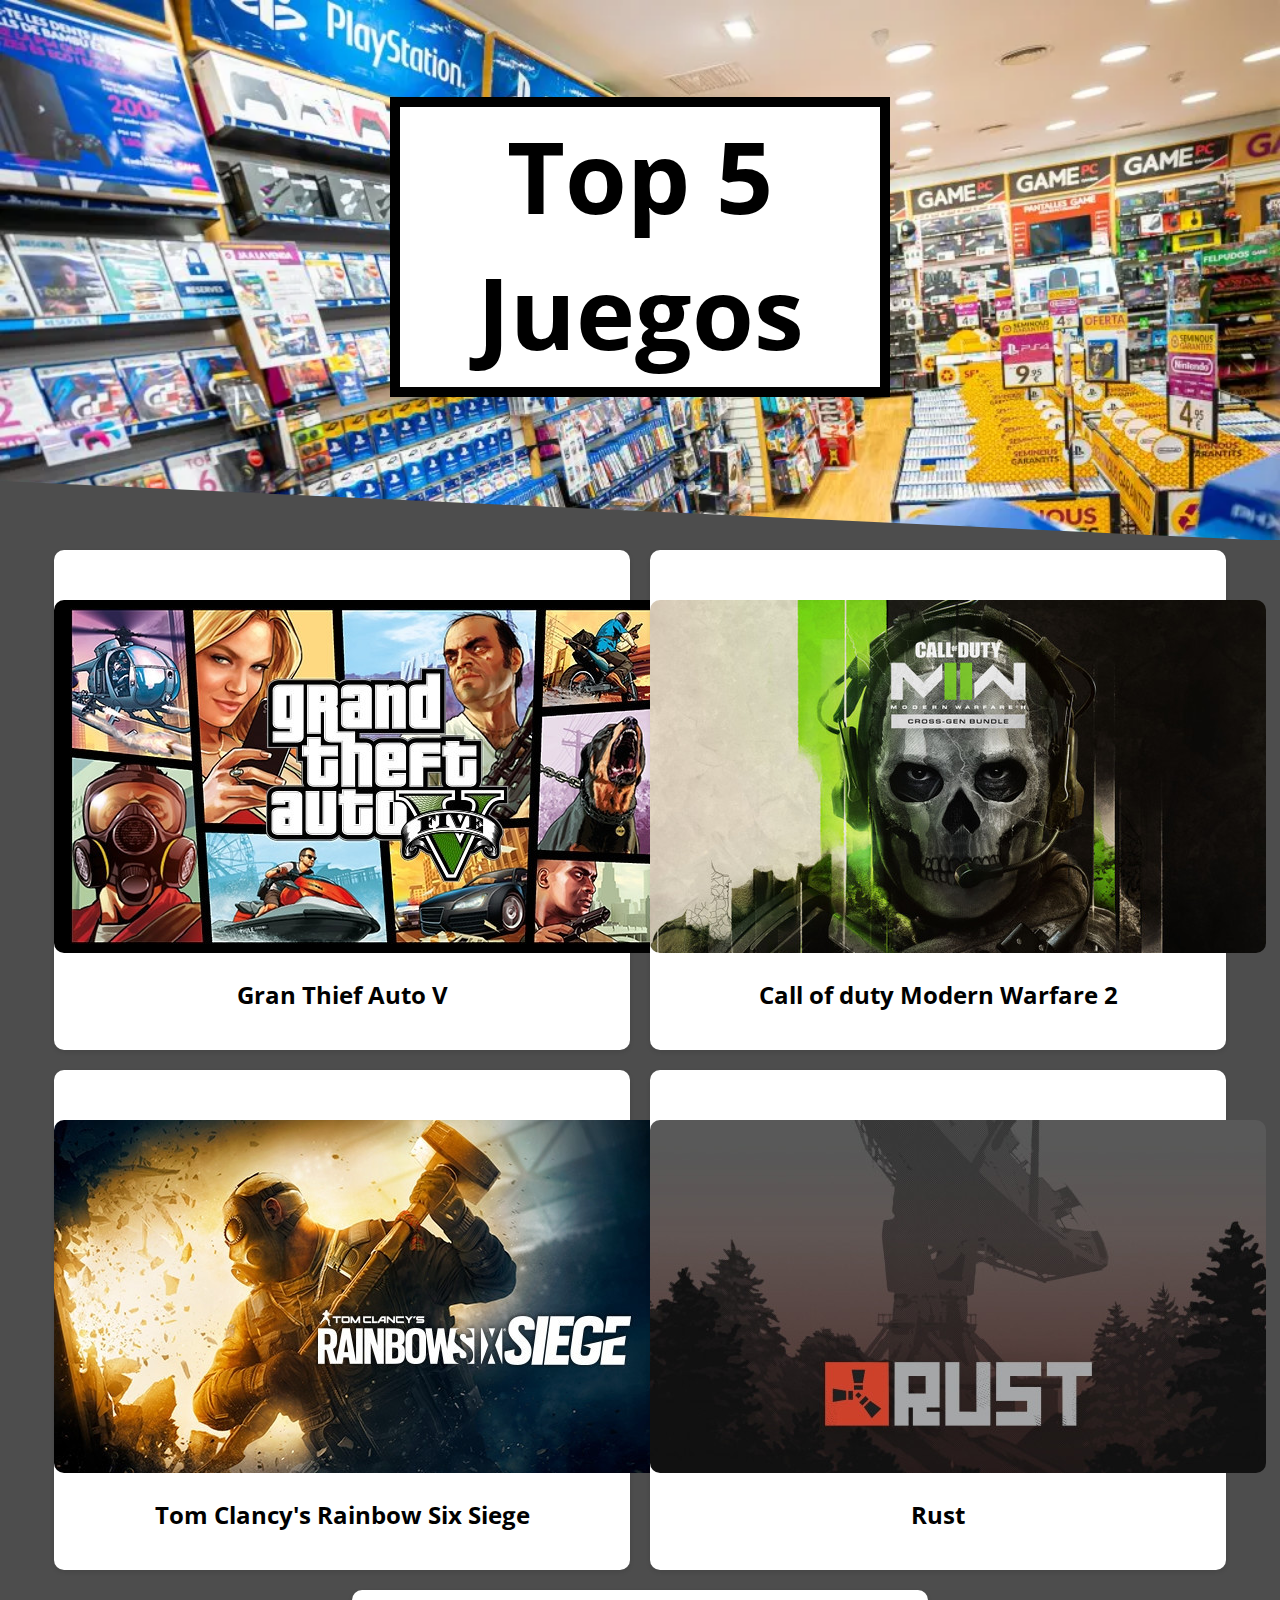
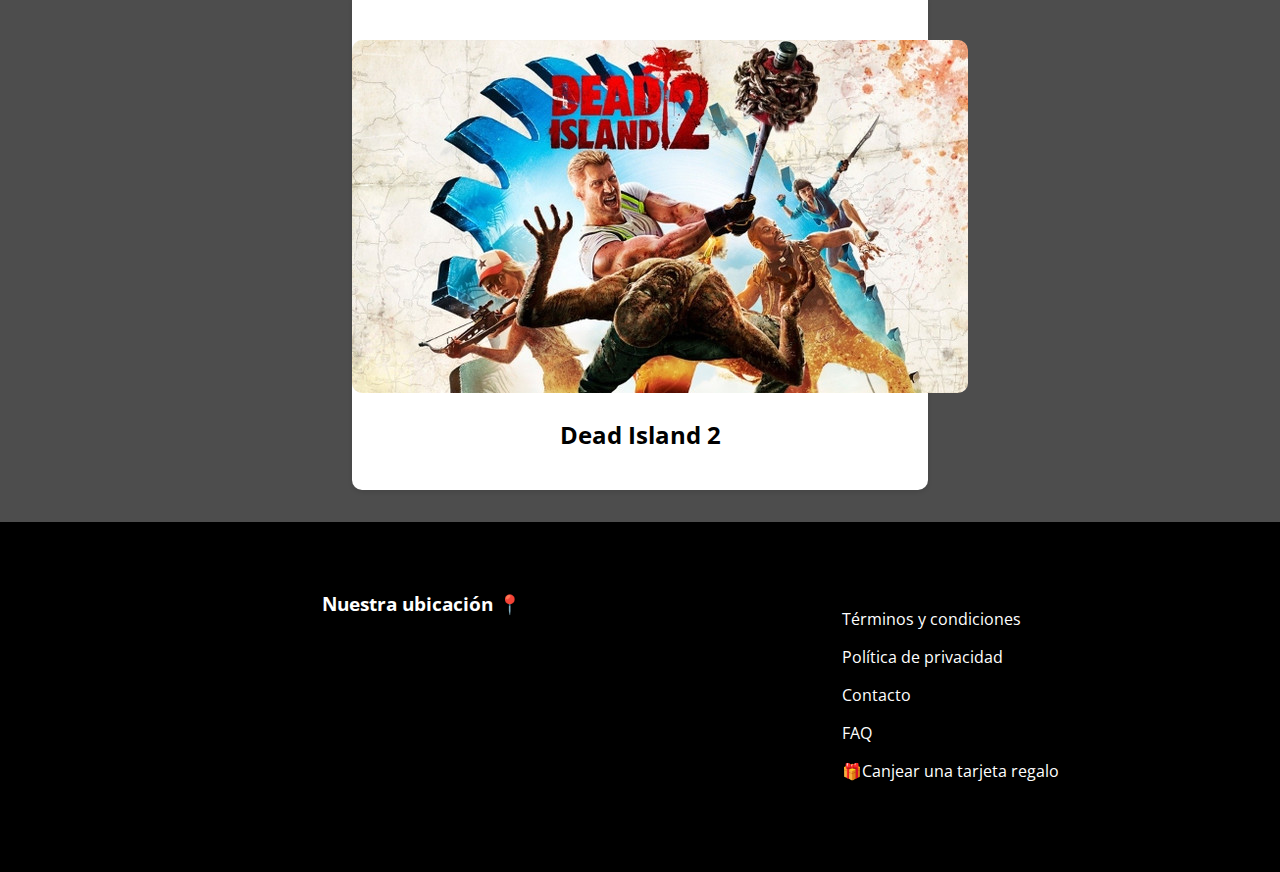
<file: index.html>
<!DOCTYPE html>
<html lang="es">
    <head>
        <meta charset="UTF-8">
        <meta http-equiv="X-UA-Compatible" content="IE=edge">
        <meta name="viewport" content="width=device-width, initial-scale=1.0">
        <link href="css/style.css" rel="stylesheet" type="text/css">
        <link rel="icon" href="img/logo.png" type="image/png">
        <title>Pagina-juegos</title>
    </head>
<body>
    <header style="background-image: url(img/banner.webp);">
        <h1>
            Top 5 Juegos
        </h1>
    </header>

    <div class="row">    
        <div class="column-2">
            <a href="view/Gran Thief Auto V.html"><img src="img/gtav.jpg" alt=""></a>
            <h2>Gran Thief Auto V</h2>
        </div>        
        <div class="column-2">  
            <a href="view/Call of duty Modern Warfare 2.html"><img src="img/mw2.jpg" alt=""></a>
            <h2>Call of duty Modern Warfare 2</h2>
        </div>

    </div>

    <div class="row">
        <div class="column-2">
            <a href="view/Tom Clancy Reinbow Six Siege.html"><img src="img/r6.jpg" alt=""></a>
            <h2>Tom Clancy's Rainbow Six Siege</h2>        
        </div>
        <div class="column-2">
            <a href="view/rust.html"><img src="img/rust.jpg" alt=""></a>
            <h2>Rust</h2>
        </div> 
    </div>

    <div class="row">
        <div class="column-2">
            <a href="view/death island 2.html"><img src="img/dead-island2.jpg" alt=""></a>
            <h2>Dead Island 2</h2> 
        </div>
    </div>
    <br>
    <footer>
        <div class="texto-pie">
            <h3 style="text-align: center;">Nuestra ubicación 📍</h3>
            <iframe src="https://www.google.com/maps/embed?pb=!1m18!1m12!1m3!1d889.6099384272328!2d2.158545862689067!3d41.41145682035551!2m3!1f0!2f0!3f0!3m2!1i1024!2i768!4f13.1!3m3!1m2!1s0x12a4a2b09a9e6249%3A0x54803457b31fc5ec!2sTravessera%20de%20Dalt%2C%20109%2C%201%20O%203%20A%2C%2008024%20Barcelona!5e0!3m2!1sca!2ses!4v1683294792446!5m2!1sca!2ses" width="400" height="200" style="border:0;" allowfullscreen="" loading="lazy" referrerpolicy="no-referrer-when-downgrade" ></iframe>
        </div>
        <div class="fake-links">
            <p>Términos y condiciones</p>
            <p>Política de privacidad</p>
            <p>Contacto</p>
            <p>FAQ</p>
            <p>🎁Canjear una tarjeta regalo</p>
        </div>
    </footer>
</body>
</html>
</file>
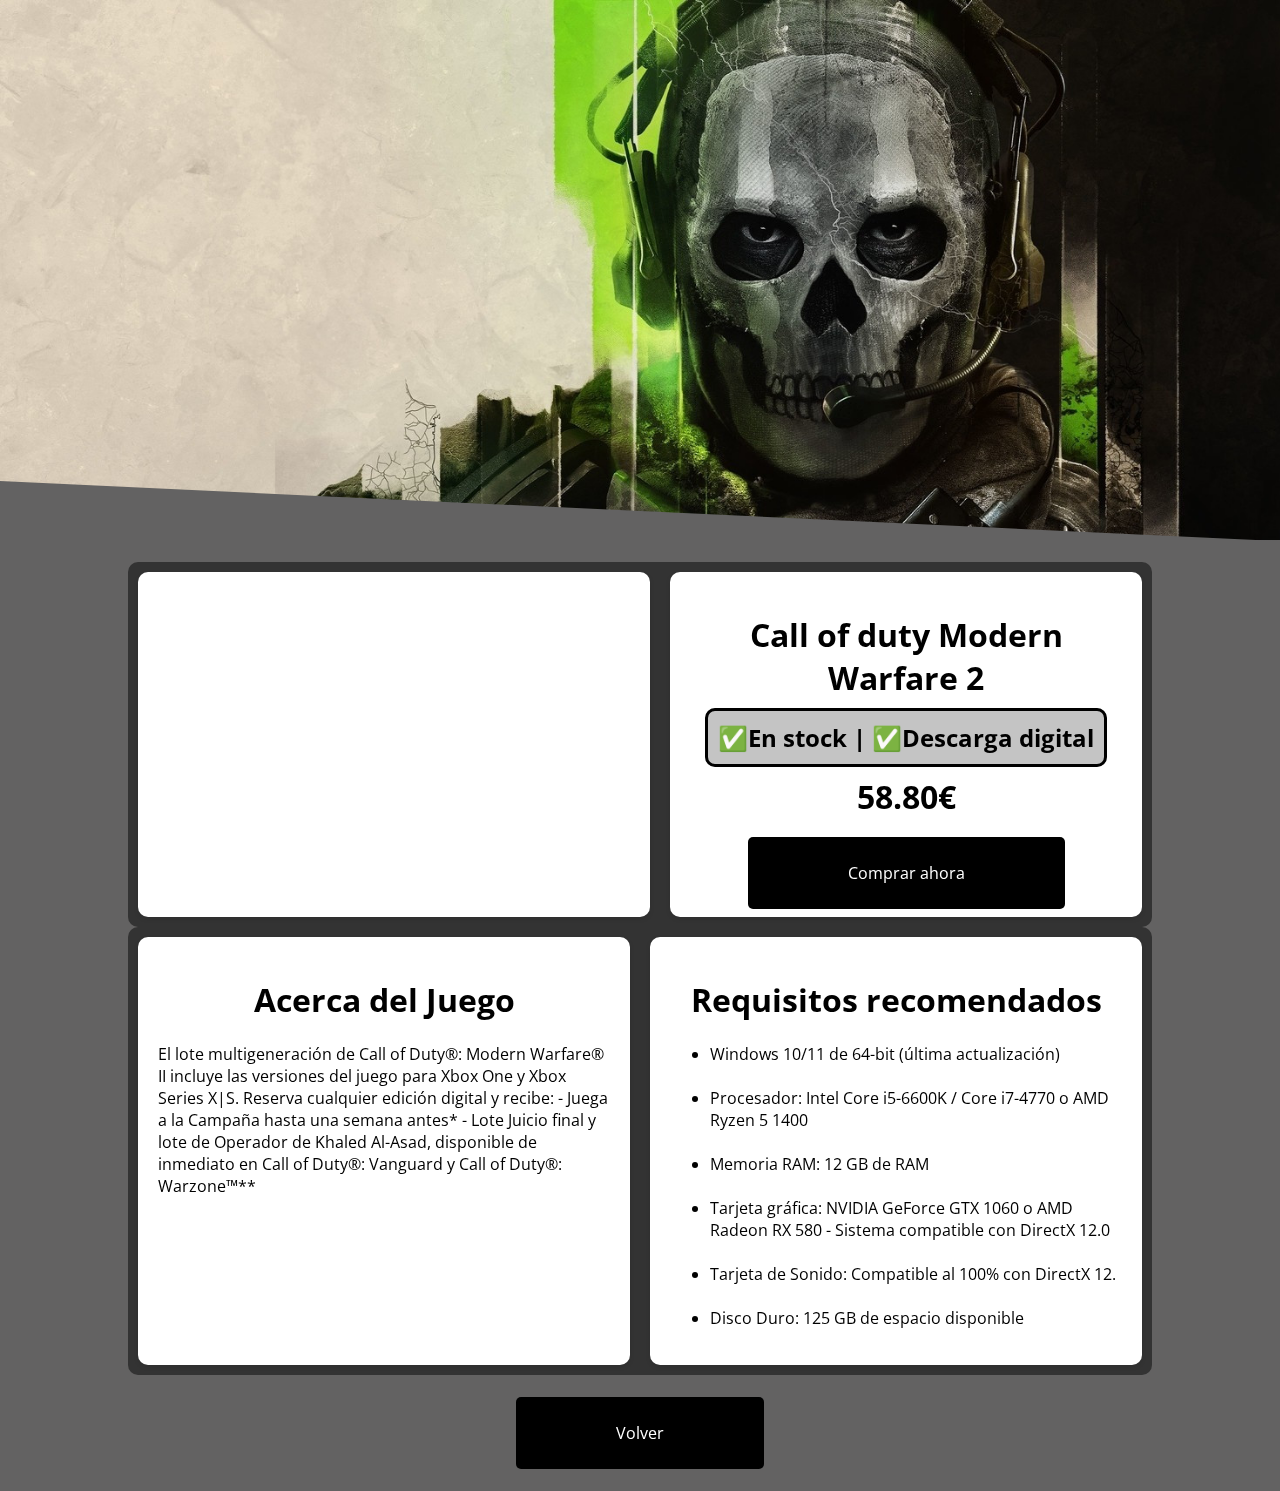
<file: view/Call of duty Modern Warfare 2.html>
<!DOCTYPE html>
<html lang="es">
    <head>
        <meta charset="UTF-8">
        <meta http-equiv="X-UA-Compatible" content="IE=edge">
        <meta name="viewport" content="width=device-width, initial-scale=1.0">
        <link href="../css/style.juego.css" rel="stylesheet" type="text/css">
        <link rel="icon" href="../img/iconos/mw2.png" type="image/png">
        <title>Call of duty Modern Warfare 2</title>
    </head>
<body>
    <div class="header" style="background-image: url(../img/banner/banner_mw2.jpg);">

    </div>
    <br>
    <div class="row">
        <div class="column-2">
            <iframe width="560" height="300" src="https://www.youtube.com/embed/r72GP1PIZa0?autoplay=1&mute=1&loop=1" frameborder="0" allowfullscreen style="border-radius: 10px;"></iframe>
        </div>        
        <div class="column-2">
            <h1>Call of duty Modern Warfare 2</h1>
            <h2>✅En stock | ✅Descarga digital</h2>
            <h1>58.80€</h1>
            <br>
            <a href="#">Comprar ahora</a>
        </div>
    </div>
    <div class="row">
        <div class="column-2">
        <h1>Acerca del Juego</h1>
        <p>El lote multigeneración de Call of Duty®: Modern Warfare® II incluye las versiones del juego para Xbox One y Xbox Series X|S. Reserva cualquier edición digital y recibe: - 
            Juega a la Campaña hasta una semana antes* - Lote Juicio final y lote de Operador de Khaled Al-Asad, disponible de inmediato en Call of Duty®: Vanguard y Call of Duty®: Warzone™**</p>
        </div>
        <div class="column-2">
        <h1>Requisitos recomendados</h1>
            <ul>
                <li>Windows 10/11 de 64-bit (última actualización)</li>
                <br>
                <li>Procesador: Intel Core i5-6600K / Core i7-4770 o AMD Ryzen 5 1400</li>
                <br>
                <li>Memoria RAM: 12 GB de RAM</li>
                <br>
                <li>Tarjeta gráfica: NVIDIA GeForce GTX 1060 o AMD Radeon RX 580 - Sistema compatible con DirectX 12.0</li>
                <br>
                <li>Tarjeta de Sonido: Compatible al 100% con DirectX 12.</li>
                <br>
                <li>Disco Duro: 125 GB de espacio disponible</li>
            </ul>
        </div>
    </div>
    <br>
    <footer>
        <a href="../index.html">Volver</a>
    </footer>
    <br>
</body>
</html>
</file>
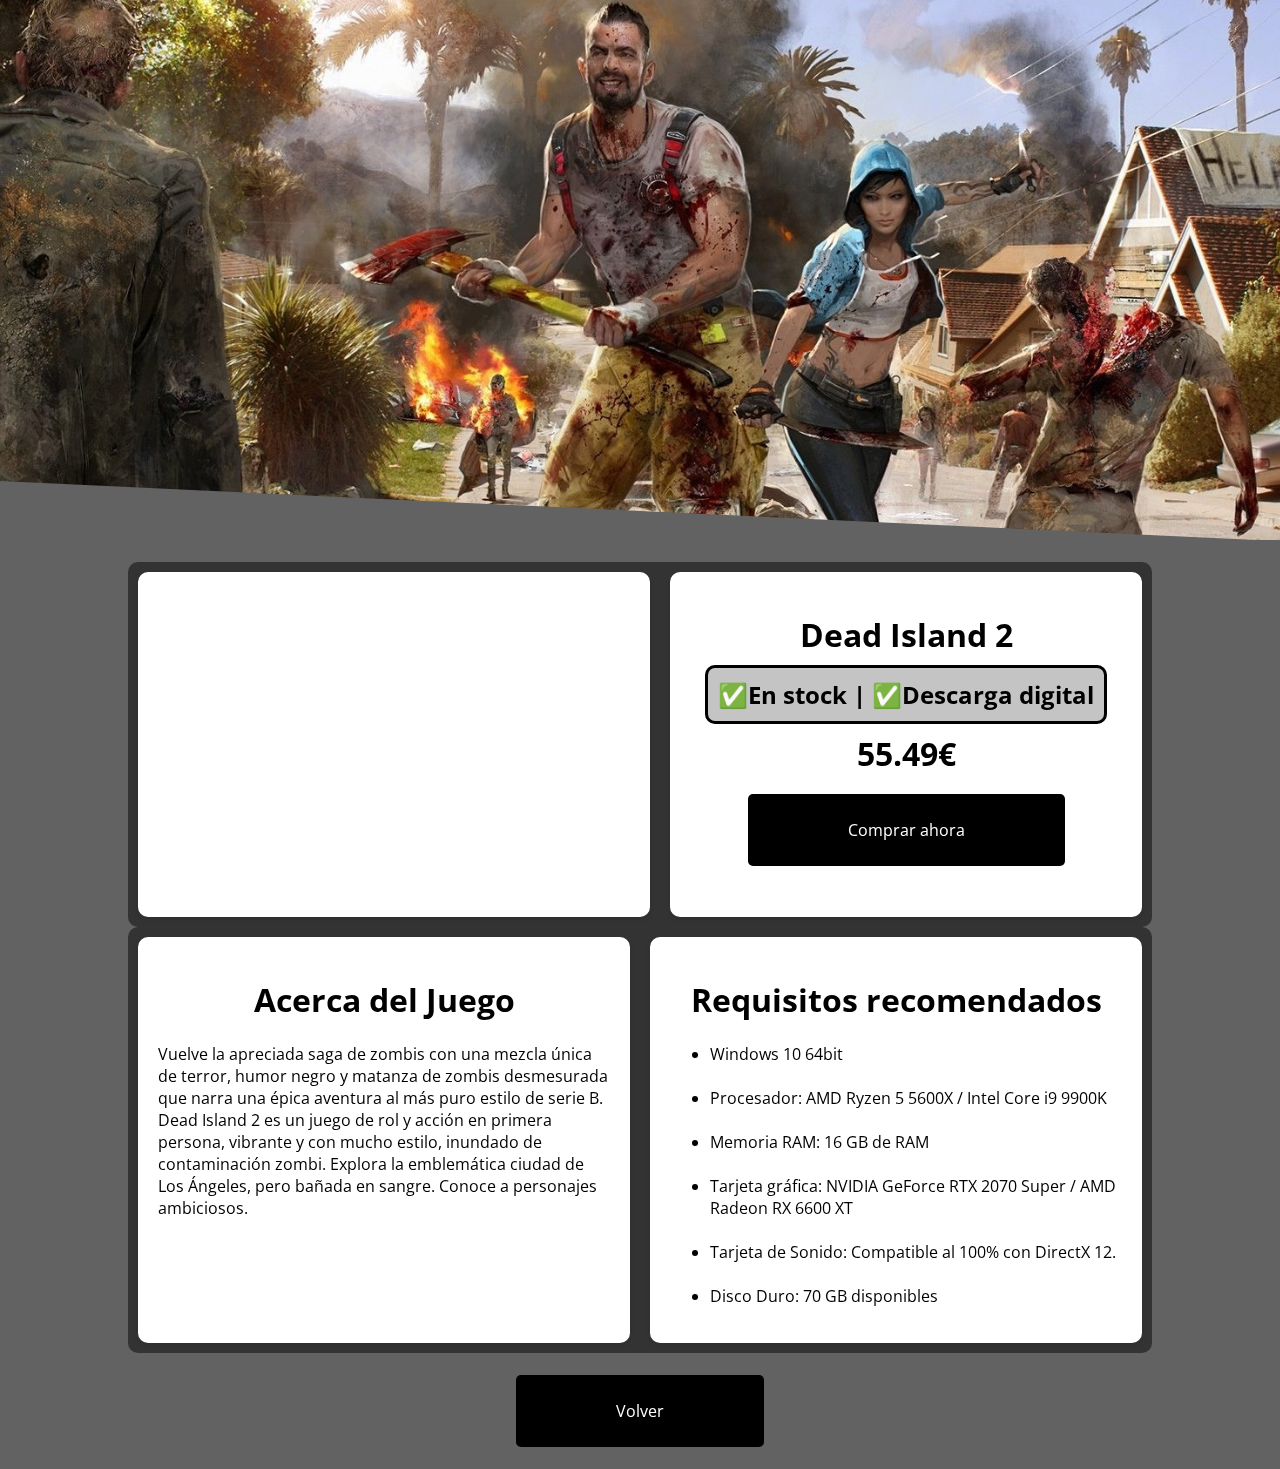
<file: view/death island 2.html>
<!DOCTYPE html>
<html lang="es">
    <head>
        <meta charset="UTF-8">
        <meta http-equiv="X-UA-Compatible" content="IE=edge">
        <meta name="viewport" content="width=device-width, initial-scale=1.0">
        <link href="../css/style.juego.css" rel="stylesheet" type="text/css">
        <link rel="icon" href="../img/iconos/deadisland2.png" type="image/png">
        <title>Dead Island 2</title>
    </head>
<body>
    <div class="header" style="background-image: url(../img/banner/deadisland2.jpg);">

    </div>
    <br>
    <div class="row">
        <div class="column-2">
            <iframe width="560" height="300" src="https://www.youtube.com/embed/AWFaj4IQ4ro?autoplay=1&mute=1&loop=1" frameborder="0" allowfullscreen style="border-radius: 10px;"></iframe>
        </div>
        <div class="column-2">
            <h1>Dead Island 2</h1>
            <h2>✅En stock | ✅Descarga digital</h2>
            <h1>55.49€</h1>
            <br>
            <a href="#">Comprar ahora</a>
        </div>
    </div>
    <div class="row">
        <div class="column-2">
        <h1>Acerca del Juego</h1>
        <p>Vuelve la apreciada saga de zombis con una mezcla única de terror, humor negro y matanza de zombis desmesurada que narra una épica aventura al más puro estilo de serie B. 
            Dead Island 2 es un juego de rol y acción en primera persona, vibrante y con mucho estilo, inundado de contaminación zombi. 
            Explora la emblemática ciudad de Los Ángeles, pero bañada en sangre. Conoce a personajes ambiciosos. </p>
        </div>
        <div class="column-2">
        <h1>Requisitos recomendados</h1>
            <ul>
                <li>Windows 10 64bit</li>
                <br>
                <li>Procesador: AMD Ryzen 5 5600X / Intel Core i9 9900K</li>
                <br>
                <li>Memoria RAM: 16 GB de RAM</li>
                <br>
                <li>Tarjeta gráfica: NVIDIA GeForce RTX 2070 Super / AMD Radeon RX 6600 XT</li>
                <br>
                <li>Tarjeta de Sonido: Compatible al 100% con DirectX 12.</li>
                <br>
                <li>Disco Duro: 70 GB disponibles</li>
            </ul>
        </div>
    </div>
    <br>
    <footer>
        <a href="../index.html">Volver</a>
    </footer>
    <br>
</body>
</html>
</file>
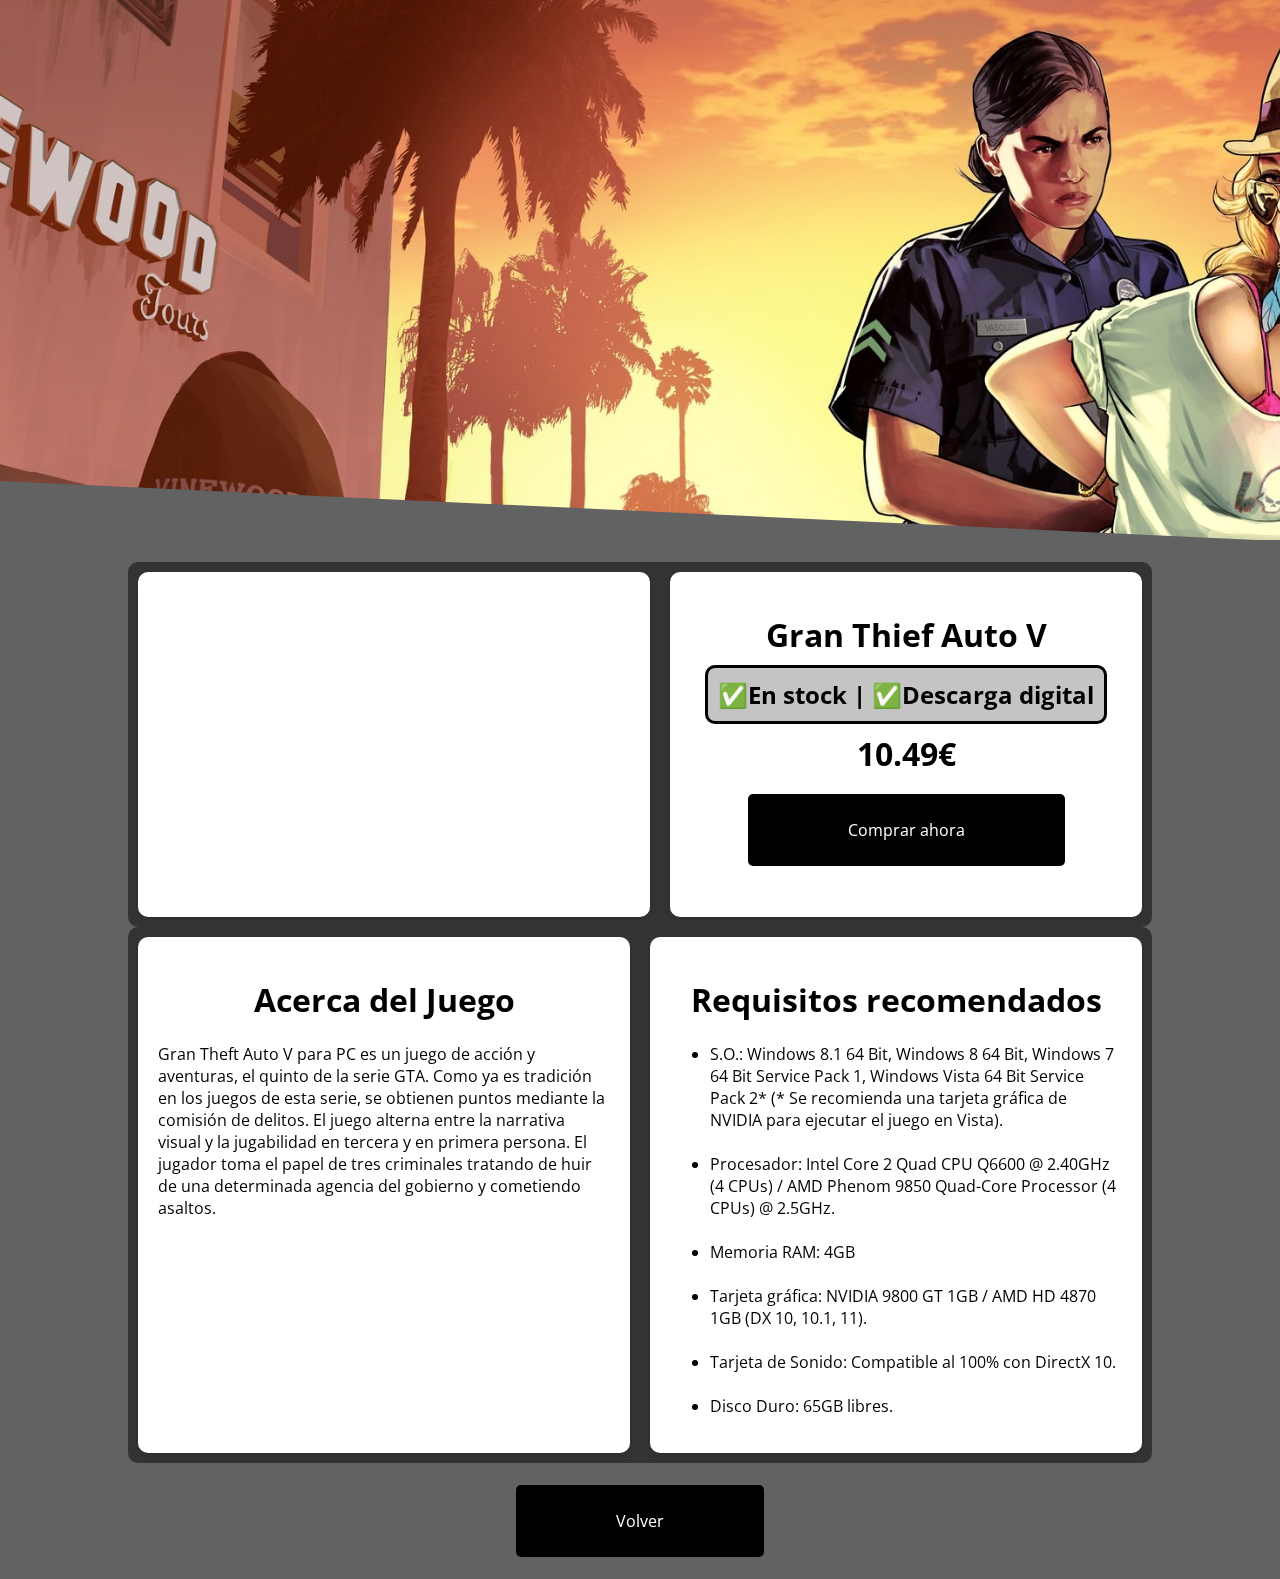
<file: view/Gran Thief Auto V.html>
<!DOCTYPE html>
<html lang="es">
    <head>
        <meta charset="UTF-8">
        <meta http-equiv="X-UA-Compatible" content="IE=edge">
        <meta name="viewport" content="width=device-width, initial-scale=1.0">
        <link href="../css/style.juego.css" rel="stylesheet" type="text/css">
        <link rel="icon" href="../img/iconos/gtav.webp" type="image/png">
        <title>Gran Thief Auto V</title>
    </head>
<body>
    <div class="header" style="background-image: url(../img/banner/gtaV.jpg);">

    </div>
    <br>
    <div class="row">
        <div class="column-2">
            <iframe width="560" height="300" src="https://www.youtube.com/embed/QkkoHAzjnUs?autoplay=1&mute=1&loop=1" frameborder="0" allowfullscreen style="border-radius: 10px;"></iframe>
        </div>
        <div class="column-2">
            <h1>Gran Thief Auto V</h1>
            <h2>✅En stock | ✅Descarga digital</h2>
            <h1>10.49€</h1>
            <br>
            <a href="#">Comprar ahora</a>
        </div>
    </div>
    <div class="row">
        <div class="column-2">
        <h1>Acerca del Juego</h1>
        <p>Gran Theft Auto V para PC es un juego de acción y aventuras, el quinto de la serie GTA. Como ya es tradición en los juegos de esta serie, 
        se obtienen puntos mediante la comisión de delitos. El juego alterna entre la narrativa visual y la jugabilidad en tercera y en primera persona. 
        El jugador toma el papel de tres criminales tratando de huir de una determinada agencia del gobierno y cometiendo asaltos.</p>
        </div>
        <div class="column-2">
        <h1>Requisitos recomendados</h1>
            <ul>
                <li>S.O.: Windows 8.1 64 Bit, Windows 8 64 Bit, Windows 7 64 Bit Service Pack 1, Windows Vista 64 Bit Service Pack 2* (* Se recomienda una tarjeta gráfica de NVIDIA para ejecutar el juego en Vista).</li>
                <br>
                <li>Procesador: Intel Core 2 Quad CPU Q6600 @ 2.40GHz (4 CPUs) / AMD Phenom 9850 Quad-Core Processor (4 CPUs) @ 2.5GHz.</li>
                <br>
                <li>Memoria RAM: 4GB</li>
                <br>
                <li>Tarjeta gráfica: NVIDIA 9800 GT 1GB / AMD HD 4870 1GB (DX 10, 10.1, 11).</li>
                <br>
                <li>Tarjeta de Sonido: Compatible al 100% con DirectX 10.</li>
                <br>
                <li>Disco Duro: 65GB libres.</li>
            </ul>
        </div>
    </div>
    <br>
    <footer>
        <a href="../index.html">Volver</a>
    </footer>
    <br>
</body>
</html>
</file>
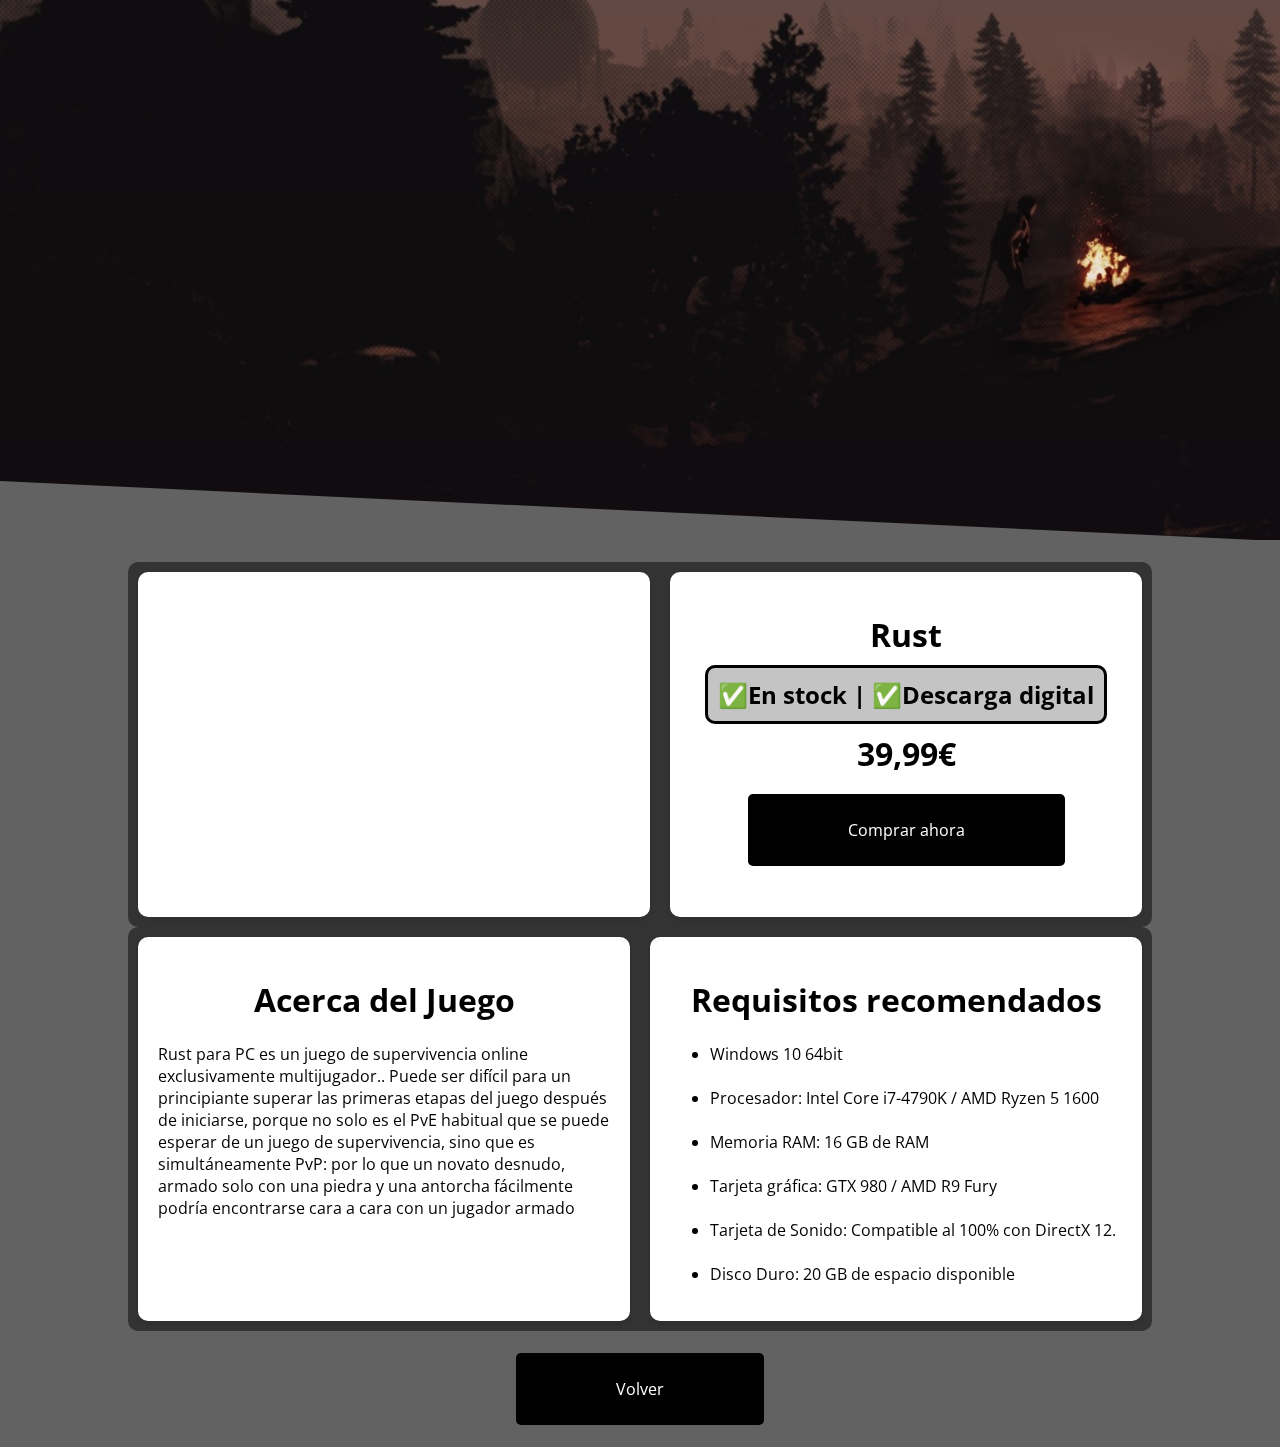
<file: view/rust.html>
<!DOCTYPE html>
<html lang="es">
    <head>
        <meta charset="UTF-8">
        <meta http-equiv="X-UA-Compatible" content="IE=edge">
        <meta name="viewport" content="width=device-width, initial-scale=1.0">
        <link href="../css/style.juego.css" rel="stylesheet" type="text/css">
        <link rel="icon" href="../img/iconos/rust.png" type="image/png">
        <title>Rust</title>
    </head>
<body>
    <div class="header" style="background-image: url(../img/banner/rust.jpg);">

    </div>
    <br>
    <div class="row">
        <div class="column-2">
            <iframe width="560" height="300" src="https://www.youtube.com/embed/LGcECozNXEw?autoplay=1&mute=1&loop=1" frameborder="0" allowfullscreen style="border-radius: 10px;"></iframe>
        </div>
        <div class="column-2">
            <h1>Rust</h1>
            <h2>✅En stock | ✅Descarga digital</h2>
            <h1>39,99€</h1>
            <br>
            <a href="#">Comprar ahora</a>
        </div>
    </div>
    <div class="row">
        <div class="column-2">
        <h1>Acerca del Juego</h1>
        <p>Rust para PC es un juego de supervivencia online exclusivamente multijugador.. Puede ser difícil para un principiante superar las primeras etapas del juego después de iniciarse, 
            porque no solo es el PvE habitual que se puede esperar de un juego de supervivencia, sino que es simultáneamente PvP: por lo que un novato desnudo, 
            armado solo con una piedra y una antorcha fácilmente podría encontrarse cara a cara con un jugador armado</p>
        </div>
        <div class="column-2">
        <h1>Requisitos recomendados</h1>
            <ul>
                <li>Windows 10 64bit</li>
                <br>
                <li>Procesador:  Intel Core i7-4790K / AMD Ryzen 5 1600</li>
                <br>
                <li>Memoria RAM: 16 GB de RAM</li>
                <br>
                <li>Tarjeta gráfica:  GTX 980 / AMD R9 Fury</li>
                <br>
                <li>Tarjeta de Sonido: Compatible al 100% con DirectX 12.</li>
                <br>
                <li>Disco Duro: 20 GB de espacio disponible</li>
            </ul>
        </div>
    </div>
    <br>
    <footer>
        <a href="../index.html">Volver</a>
    </footer>
    <br>
</body>
</html>
</file>
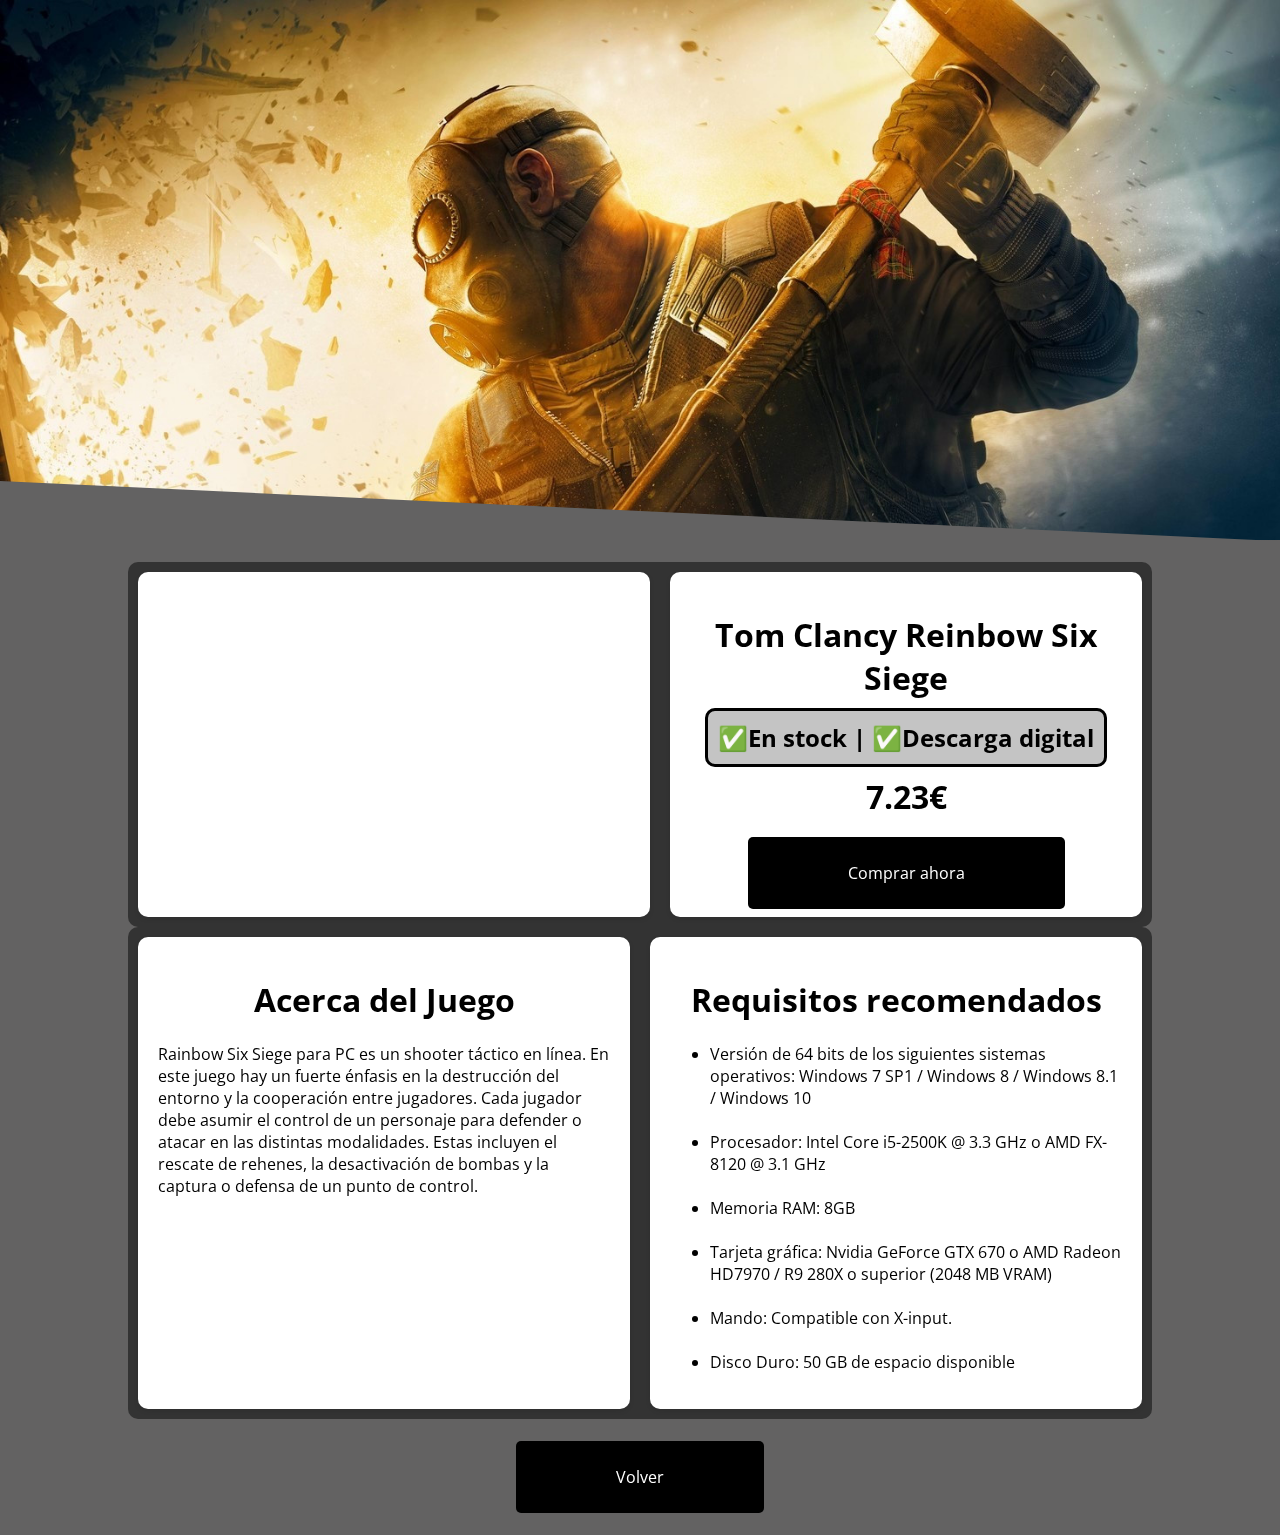
<file: view/Tom Clancy Reinbow Six Siege.html>
<!DOCTYPE html>
<html lang="es">
    <head>
        <meta charset="UTF-8">
        <meta http-equiv="X-UA-Compatible" content="IE=edge">
        <meta name="viewport" content="width=device-width, initial-scale=1.0">
        <link href="../css/style.juego.css" rel="stylesheet" type="text/css">
        <link rel="icon" href="../img/iconos/r6.png" type="image/png">
        <title>Tom Clancy Reinbow Six Siege</title>
    </head>
<body>
    <div class="header" style="background-image: url(../img/banner/r6.jpg);">

    </div>
    <br>
    <div class="row">
        <div class="column-2">
            <iframe width="560" height="300" src="https://www.youtube.com/embed/ZH0VC-MTAzE?autoplay=1&mute=1&loop=1" frameborder="0" allowfullscreen style="border-radius: 10px;"></iframe>
        </div>        
        <div class="column-2">
            <h1>Tom Clancy Reinbow Six Siege</h1>
            <h2>✅En stock | ✅Descarga digital</h2>
            <h1>7.23€</h1>
            <br>
            <a href="#">Comprar ahora</a>
        </div>
    </div>
    <div class="row">
        <div class="column-2">
        <h1>Acerca del Juego</h1>
        <p>Rainbow Six Siege para PC es un shooter táctico en línea. En este juego hay un fuerte énfasis en la destrucción del entorno y la cooperación entre jugadores. 
            Cada jugador debe asumir el control de un personaje para defender o atacar en las distintas modalidades. 
            Estas incluyen el rescate de rehenes, la desactivación de bombas y la captura o defensa de un punto de control.</p>
        </div>
        <div class="column-2">
        <h1>Requisitos recomendados</h1>
            <ul>
                <li>Versión de 64 bits de los siguientes sistemas operativos: Windows 7 SP1 / Windows 8 / Windows 8.1 / Windows 10</li>
                <br>
                <li>Procesador: Intel Core i5-2500K @ 3.3 GHz o AMD FX-8120 @ 3.1 GHz</li>
                <br>
                <li>Memoria RAM: 8GB</li>
                <br>
                <li>Tarjeta gráfica: Nvidia GeForce GTX 670 o AMD Radeon HD7970 / R9 280X o superior (2048 MB VRAM)</li>
                <br>
                <li>Mando: Compatible con X-input.</li>
                <br>
                <li>Disco Duro: 50 GB de espacio disponible</li>
            </ul>
        </div>
    </div>
    <br>
    <footer>
        <a href="../index.html">Volver</a>
    </footer>
    <br>
</body>
</html>
</file>
<file: css/style.css>
@import url('https://fonts.googleapis.com/css2?family=Open+Sans:wght@800&display=swap');
*{
    box-sizing: border-box;
}
/*estructura*/
body{
    margin: 0 auto;  
    background:rgb(77, 77, 77);
    font-family: 'Open Sans', sans-serif;
}
.row{
    display: flex;
    height: 520px;
    width: 90%;
    margin: 0 auto;
    justify-content: center;
}
.column-2{
    width: 50%;
    text-align: center;
    padding-top: 50px;
    background-color: rgb(255, 255, 255);
    margin: 10px;
    border-radius: 10px;
    box-shadow: 0px 2px 5px rgba(0,0,0,0.1);
    flex-wrap: wrap;
}
.column-3{
    display: flex;
    width: 20%;
    background-color: rgb(0, 0, 0);
}
/*estilos header*/
header {
    padding: 30px;
    background-repeat: no-repeat;
    background-size: cover;
    display: flex;
    justify-content: center;
    height: 60vh;
    position: relative;
    font-size: 50px;
}
header:after{
    content: "";
    clip-path: polygon(0 100%,100% 100%,0 0);
    background:rgb(77, 77, 77);
    height: 60px;
    width: 100%;
    position: absolute;
        bottom: -1px;
        z-index: 0;
}
/*estilos footer*/
footer {
    background-color: rgb(0, 0, 0);
    height: 350px;
    position: relative;
    z-index: 0;
    display: flex;
    justify-content: space-evenly;
}
  
h1{
    text-align: center;
    background-color: rgb(255, 255, 255);
    border: 10px solid black;
    height: 300px;
    width: 500px;
}
img{
    transition: 1s;
    border-radius: 10px;
}
img:hover{
    transform:scale(1.1);
    z-index: 2;    
}
/*
.pie{
    padding-left: 50px;
    color: white;
    justify-content: center;
    padding-top: 50px;
}
*/
.texto-pie{
    padding-left: 0px;
    padding-top: 50px;
    color: white;
}
.mapa{
    padding-left: 0px;
    padding-top: 10px;
}
.fake-links{
    color: white;
    padding-left: 0px;
    padding-top: 70px;
}
@media screen and (max-width: 600px) {
    .row {
      flex-wrap: wrap;
      height: auto;
    }
  
    .column-2 {
      width: 100%;
      margin: 10px 0;
    }
    img{
        width: 80%;
    }
    h1{
        height: 280px;
        width: 400px;
        font-size: 80px;
        padding-top: 10px;
    }
    footer{
        flex-wrap: wrap;
        justify-content: none;
    }

}
</file>
<file: css/style.juego.css>
@import url('https://fonts.googleapis.com/css2?family=Open+Sans:wght@800&display=swap');
*{
    box-sizing: border-box;
}
body{
    margin: 0;  
    font-family: 'Open Sans', sans-serif;
    background-color: rgb(99, 98, 98);
}
.row{
    display: flex;
    width: 80%;
    margin: 0 auto;
    justify-content: center;
    background-color: rgb(51, 51, 51);
    border-radius: 10px;
    
}
.column-2{
    width: 50%;
    text-align: center;
    margin: 10px;
    border-radius: 10px;
    background-color: rgb(255, 255, 255);
    padding: 20px;
    box-shadow: 0px 2px 5px rgba(0,0,0,0.1);
}
a {
    background-color: rgb(0, 0, 0);
    color: white;
    padding: 25px 100px;
    border-radius: 5px;
    text-decoration: none;
    text-align: center;
  }
ul, p{
    text-align: left;
}
.header {
    padding: 30px;
    background-repeat: no-repeat;
    background-size: cover;
    display: flex;
    justify-content: center;
    height: 60vh;
    position: relative;
    font-size: 70px;
}
.header:after{
    content: "";
    clip-path: polygon(0 100%,100% 100%,0 0);
    background-color: rgb(99, 98, 98);
    height: 60px;
    width: 100%;
    position: absolute;
        bottom: -1px;
        z-index: 1;
}
footer{
    justify-content: center;
    display: flex;
}
h2{
    border: 3px solid black;
    display: inline;
    padding: 10px;
    background-color: rgb(196, 196, 196);
    border-radius: 10px;
}

@media only screen and (max-width: 600px) {
    .row {
      width: 90%;
      flex-wrap: wrap;
      height: auto;
    }
  
    .column-2 {
      width: 100%;
      margin: 10px;
      flex-wrap: wrap;
      float: left;
    }
  
    a {
      padding: 15px 30px;
    }
    iframe{
        width: 400px;
        height: 300px;
    }
    .header{
        height: 28vh;
    }
  }
</file>
